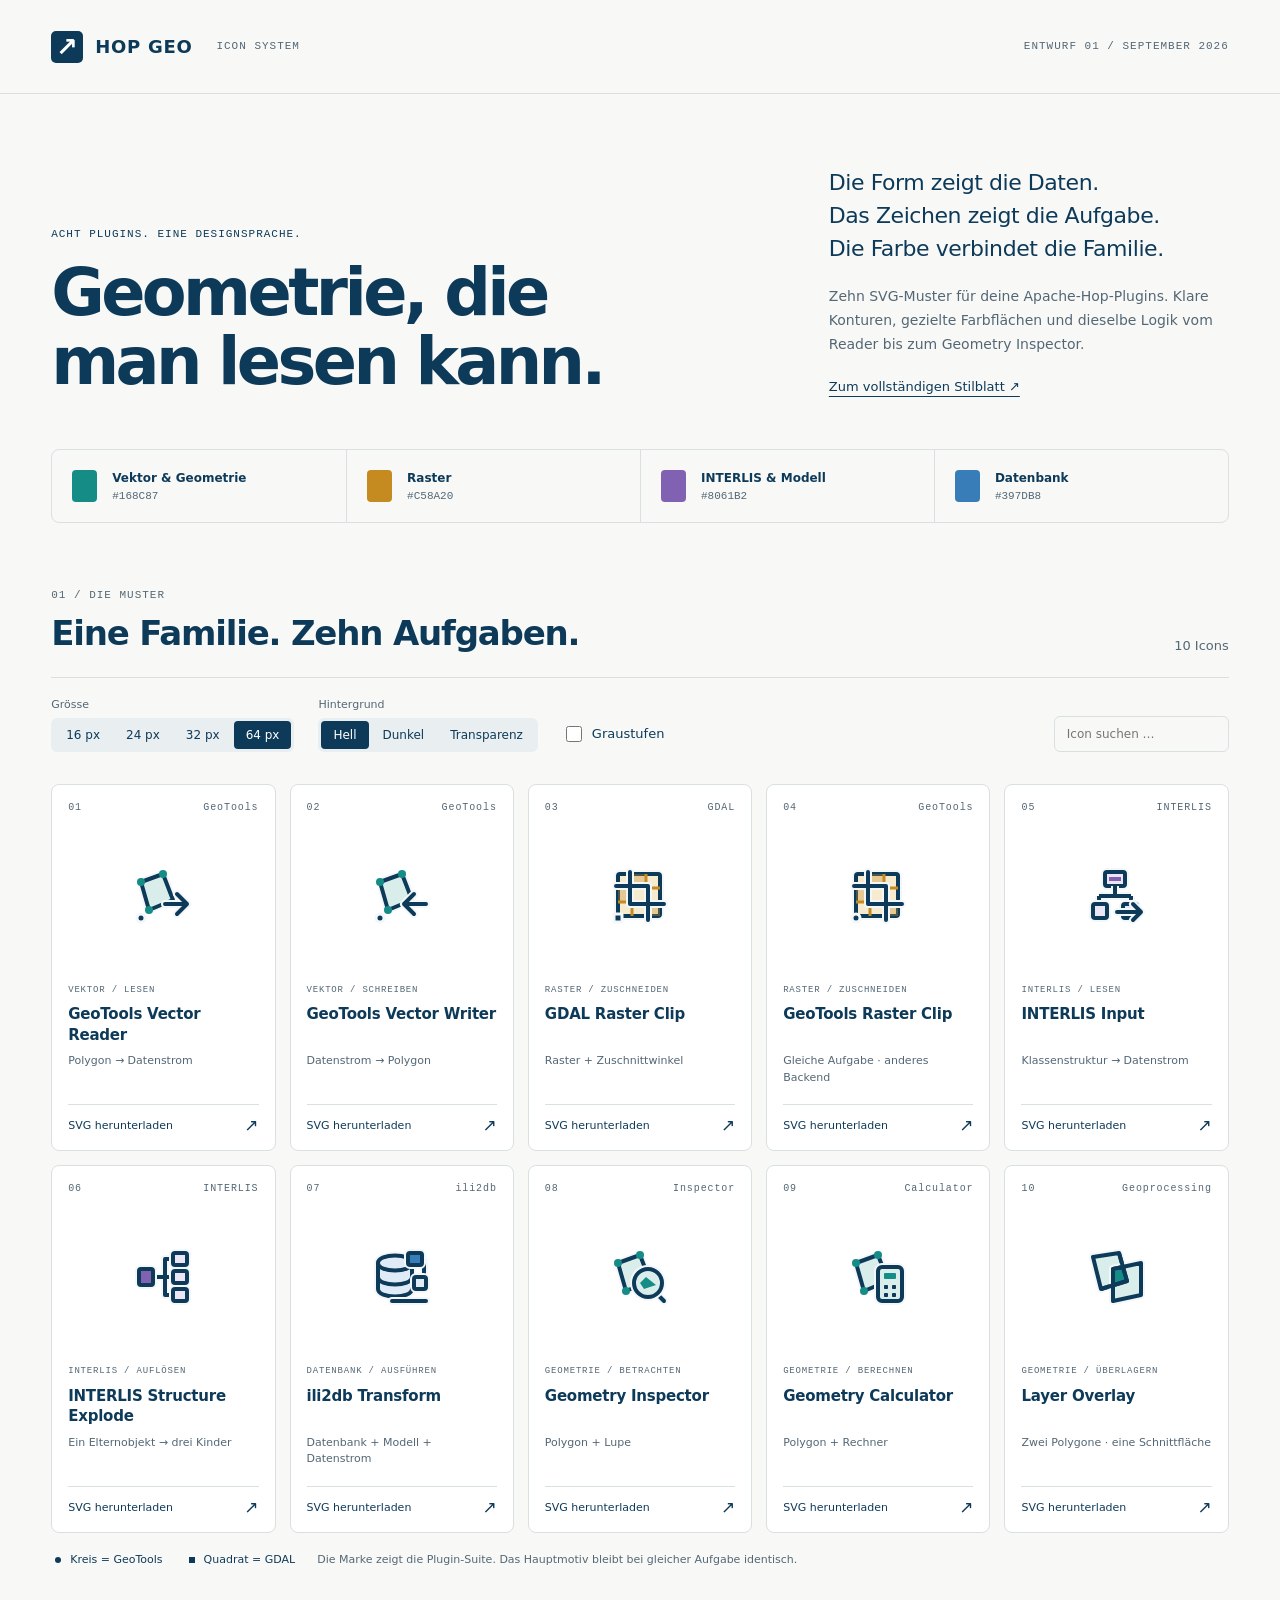
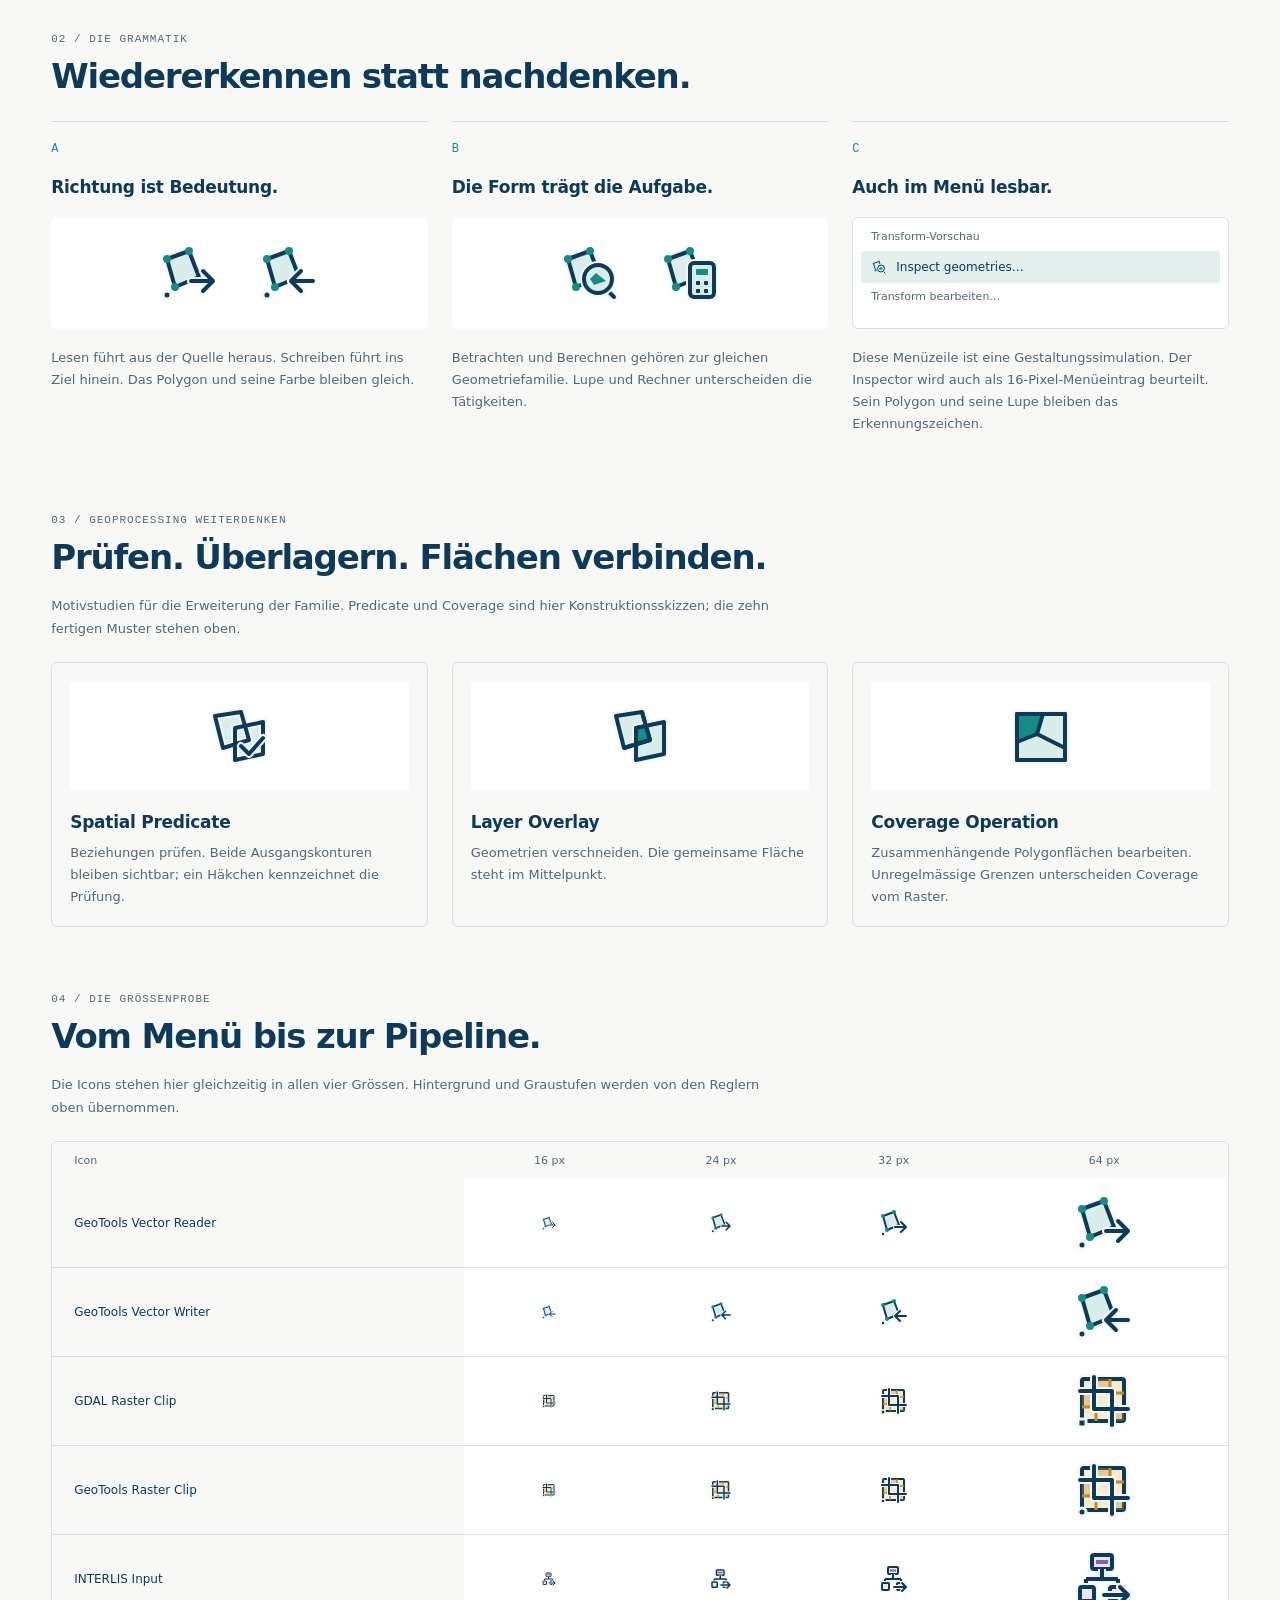
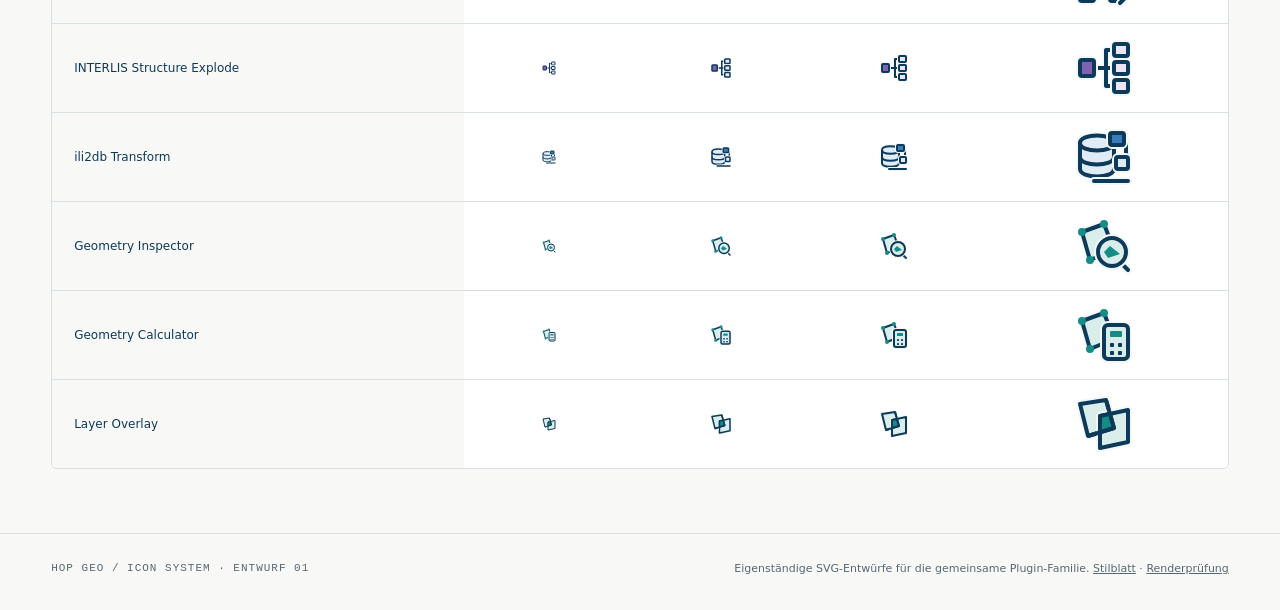
<file: docs/icon-design/index.html>
<!doctype html>
<html lang="de">
<head>
  <meta charset="utf-8">
  <meta name="viewport" content="width=device-width, initial-scale=1">
  <meta name="color-scheme" content="light">
  <title>Hop Geo · Icon-Stilblatt</title>
  <link rel="stylesheet" href="preview.css">
  <script src="preview.js" defer></script>
</head>
<body>
  <a class="skip-link" href="#gallery">Zur Icon-Auswahl</a>
  <header class="masthead"><a class="wordmark" href="#top"><span class="mark" aria-hidden="true">↗</span> HOP GEO <span class="wordmark-sub">ICON SYSTEM</span></a><span class="edition">ENTWURF 01 / SEPTEMBER 2026</span></header>
  <main id="top">
    <section class="intro">
      <div><p class="eyebrow">ACHT PLUGINS. EINE DESIGNSPRACHE.</p><h1>Geometrie, die<br>man lesen kann.</h1></div>
      <div class="intro-copy"><p>Die Form zeigt die Daten.<br>Das Zeichen zeigt die Aufgabe.<br>Die Farbe verbindet die Familie.</p><p class="muted">Zehn SVG-Muster für deine Apache-Hop-Plugins. Klare Konturen, gezielte Farbflächen und dieselbe Logik vom Reader bis zum Geometry Inspector.</p><a class="text-link" href="README.md">Zum vollständigen Stilblatt <span aria-hidden="true">↗</span></a></div>
    </section>
    <section class="palette" aria-label="Fachliche Farbpalette">
      <div><span class="swatch" style="--swatch:#168C87"></span><strong>Vektor &amp; Geometrie</strong><code>#168C87</code></div>
      <div><span class="swatch" style="--swatch:#C58A20"></span><strong>Raster</strong><code>#C58A20</code></div>
      <div><span class="swatch" style="--swatch:#8061B2"></span><strong>INTERLIS &amp; Modell</strong><code>#8061B2</code></div>
      <div><span class="swatch" style="--swatch:#397DB8"></span><strong>Datenbank</strong><code>#397DB8</code></div>
    </section>
    <section id="gallery" aria-labelledby="gallery-heading">
      <div class="section-heading"><div><p class="eyebrow">01 / DIE MUSTER</p><h2 id="gallery-heading">Eine Familie. Zehn Aufgaben.</h2></div><span id="result-count" class="muted" role="status" aria-live="polite">10 Icons</span></div>
      <div class="controls">
        <fieldset><legend>Grösse</legend><div class="segmented"><label><input type="radio" name="size" value="16"><span>16 px</span></label><label><input type="radio" name="size" value="24"><span>24 px</span></label><label><input type="radio" name="size" value="32"><span>32 px</span></label><label><input type="radio" name="size" value="64" checked><span>64 px</span></label></div></fieldset>
        <fieldset><legend>Hintergrund</legend><div class="segmented"><label><input type="radio" name="surface" value="light" checked><span>Hell</span></label><label><input type="radio" name="surface" value="dark"><span>Dunkel</span></label><label><input type="radio" name="surface" value="checker"><span>Transparenz</span></label></div></fieldset>
        <label class="gray-control"><input id="grayscale" type="checkbox"> Graustufen</label>
        <label class="search-control"><span class="sr-only">Icons suchen</span><input id="search" type="search" placeholder="Icon suchen …"></label>
      </div>
      <div class="gallery" id="icon-grid">
      <article class="icon-card" data-family="Vektor" data-search="GeoTools Vector Reader Vektor GeoTools Lesen Polygon → Datenstrom gt">
        <div class="card-top"><span>01</span><span>GeoTools</span></div>
        <div class="icon-stage"><img class="sample" src="icons/geotools-vector-reader.svg" alt="Vektorquelle lesen: Polygon mit ausgehendem Pfeil; Kreis für GeoTools." width="64" height="64"></div>
        <div class="card-body"><p class="family">Vektor / Lesen</p><h3>GeoTools Vector Reader</h3><p class="meaning">Polygon → Datenstrom</p>
        <a class="download" href="icons/geotools-vector-reader.svg" download="geotools-vector-reader.svg" aria-label="GeoTools Vector Reader als SVG herunterladen">SVG herunterladen <span aria-hidden="true">↗</span></a></div>
      </article>
      <article class="icon-card" data-family="Vektor" data-search="GeoTools Vector Writer Vektor GeoTools Schreiben Datenstrom → Polygon gt">
        <div class="card-top"><span>02</span><span>GeoTools</span></div>
        <div class="icon-stage"><img class="sample" src="icons/geotools-vector-writer.svg" alt="Vektorziel schreiben: Polygon mit eingehendem Pfeil; Kreis für GeoTools." width="64" height="64"></div>
        <div class="card-body"><p class="family">Vektor / Schreiben</p><h3>GeoTools Vector Writer</h3><p class="meaning">Datenstrom → Polygon</p>
        <a class="download" href="icons/geotools-vector-writer.svg" download="geotools-vector-writer.svg" aria-label="GeoTools Vector Writer als SVG herunterladen">SVG herunterladen <span aria-hidden="true">↗</span></a></div>
      </article>
      <article class="icon-card" data-family="Raster" data-search="GDAL Raster Clip Raster GDAL Zuschneiden Raster + Zuschnittwinkel gdal">
        <div class="card-top"><span>03</span><span>GDAL</span></div>
        <div class="icon-stage"><img class="sample" src="icons/gdal-raster-clip.svg" alt="Raster mit Zuschnittwinkeln; Quadrat für GDAL." width="64" height="64"></div>
        <div class="card-body"><p class="family">Raster / Zuschneiden</p><h3>GDAL Raster Clip</h3><p class="meaning">Raster + Zuschnittwinkel</p>
        <a class="download" href="icons/gdal-raster-clip.svg" download="gdal-raster-clip.svg" aria-label="GDAL Raster Clip als SVG herunterladen">SVG herunterladen <span aria-hidden="true">↗</span></a></div>
      </article>
      <article class="icon-card" data-family="Raster" data-search="GeoTools Raster Clip Raster GeoTools Zuschneiden Gleiche Aufgabe · anderes Backend gt">
        <div class="card-top"><span>04</span><span>GeoTools</span></div>
        <div class="icon-stage"><img class="sample" src="icons/geotools-raster-clip.svg" alt="Raster mit Zuschnittwinkeln; Kreis für GeoTools." width="64" height="64"></div>
        <div class="card-body"><p class="family">Raster / Zuschneiden</p><h3>GeoTools Raster Clip</h3><p class="meaning">Gleiche Aufgabe · anderes Backend</p>
        <a class="download" href="icons/geotools-raster-clip.svg" download="geotools-raster-clip.svg" aria-label="GeoTools Raster Clip als SVG herunterladen">SVG herunterladen <span aria-hidden="true">↗</span></a></div>
      </article>
      <article class="icon-card" data-family="INTERLIS" data-search="INTERLIS Input INTERLIS INTERLIS Lesen Klassenstruktur → Datenstrom ">
        <div class="card-top"><span>05</span><span>INTERLIS</span></div>
        <div class="icon-stage"><img class="sample" src="icons/interlis-input.svg" alt="Strukturierte Klasse mit ausgehendem Pfeil in den Datenstrom." width="64" height="64"></div>
        <div class="card-body"><p class="family">INTERLIS / Lesen</p><h3>INTERLIS Input</h3><p class="meaning">Klassenstruktur → Datenstrom</p>
        <a class="download" href="icons/interlis-input.svg" download="interlis-input.svg" aria-label="INTERLIS Input als SVG herunterladen">SVG herunterladen <span aria-hidden="true">↗</span></a></div>
      </article>
      <article class="icon-card" data-family="INTERLIS" data-search="INTERLIS Structure Explode INTERLIS INTERLIS Auflösen Ein Elternobjekt → drei Kinder ">
        <div class="card-top"><span>06</span><span>INTERLIS</span></div>
        <div class="icon-stage"><img class="sample" src="icons/interlis-structure-explode.svg" alt="Ein Strukturknoten verzweigt in drei Kindobjekte." width="64" height="64"></div>
        <div class="card-body"><p class="family">INTERLIS / Auflösen</p><h3>INTERLIS Structure Explode</h3><p class="meaning">Ein Elternobjekt → drei Kinder</p>
        <a class="download" href="icons/interlis-structure-explode.svg" download="interlis-structure-explode.svg" aria-label="INTERLIS Structure Explode als SVG herunterladen">SVG herunterladen <span aria-hidden="true">↗</span></a></div>
      </article>
      <article class="icon-card" data-family="Datenbank" data-search="ili2db Transform Datenbank ili2db Ausführen Datenbank + Modell + Datenstrom ">
        <div class="card-top"><span>07</span><span>ili2db</span></div>
        <div class="icon-stage"><img class="sample" src="icons/ili2db-transform.svg" alt="Datenbank und Modellstruktur mit einer Datenstromlinie für den Pipeline-Transform." width="64" height="64"></div>
        <div class="card-body"><p class="family">Datenbank / Ausführen</p><h3>ili2db Transform</h3><p class="meaning">Datenbank + Modell + Datenstrom</p>
        <a class="download" href="icons/ili2db-transform.svg" download="ili2db-transform.svg" aria-label="ili2db Transform als SVG herunterladen">SVG herunterladen <span aria-hidden="true">↗</span></a></div>
      </article>
      <article class="icon-card" data-family="Geometrie" data-search="Geometry Inspector Geometrie Inspector Betrachten Polygon + Lupe ">
        <div class="card-top"><span>08</span><span>Inspector</span></div>
        <div class="icon-stage"><img class="sample" src="icons/geometry-inspector.svg" alt="Polygon unter einer Lupe für visuelle Geometrieinspektion." width="64" height="64"></div>
        <div class="card-body"><p class="family">Geometrie / Betrachten</p><h3>Geometry Inspector</h3><p class="meaning">Polygon + Lupe</p>
        <a class="download" href="icons/geometry-inspector.svg" download="geometry-inspector.svg" aria-label="Geometry Inspector als SVG herunterladen">SVG herunterladen <span aria-hidden="true">↗</span></a></div>
      </article>
      <article class="icon-card" data-family="Geometrie" data-search="Geometry Calculator Geometrie Calculator Berechnen Polygon + Rechner ">
        <div class="card-top"><span>09</span><span>Calculator</span></div>
        <div class="icon-stage"><img class="sample" src="icons/geometry-calculator.svg" alt="Polygon mit Rechner für geometrische Messwerte, Eigenschaften und Prüfungen." width="64" height="64"></div>
        <div class="card-body"><p class="family">Geometrie / Berechnen</p><h3>Geometry Calculator</h3><p class="meaning">Polygon + Rechner</p>
        <a class="download" href="icons/geometry-calculator.svg" download="geometry-calculator.svg" aria-label="Geometry Calculator als SVG herunterladen">SVG herunterladen <span aria-hidden="true">↗</span></a></div>
      </article>
      <article class="icon-card" data-family="Geometrie" data-search="Layer Overlay Geometrie Geoprocessing Überlagern Zwei Polygone · eine Schnittfläche ">
        <div class="card-top"><span>10</span><span>Geoprocessing</span></div>
        <div class="icon-stage"><img class="sample" src="icons/layer-overlay.svg" alt="Zwei überlagerte Polygonflächen mit hervorgehobener Schnittfläche." width="64" height="64"></div>
        <div class="card-body"><p class="family">Geometrie / Überlagern</p><h3>Layer Overlay</h3><p class="meaning">Zwei Polygone · eine Schnittfläche</p>
        <a class="download" href="icons/layer-overlay.svg" download="layer-overlay.svg" aria-label="Layer Overlay als SVG herunterladen">SVG herunterladen <span aria-hidden="true">↗</span></a></div>
      </article>
      </div>
      <p id="empty-state" hidden>Keine passenden Icons. Versuche „Raster“, „Lesen“ oder „Inspector“.</p>
      <div class="origin-note"><span><svg width="14" height="14" viewBox="0 0 14 14" aria-hidden="true"><circle cx="7" cy="7" r="3" fill="#0E3A5A"/></svg> Kreis = GeoTools</span><span><svg width="14" height="14" viewBox="0 0 14 14" aria-hidden="true"><rect x="4" y="4" width="6" height="6" fill="#0E3A5A"/></svg> Quadrat = GDAL</span><p>Die Marke zeigt die Plugin-Suite. Das Hauptmotiv bleibt bei gleicher Aufgabe identisch.</p></div>
      <noscript><p>Alle SVGs und Grössenvergleiche funktionieren ohne JavaScript. Für die Ansichtsregler bitte JavaScript aktivieren.</p></noscript>
    </section>
    <section class="grammar" aria-labelledby="grammar-heading">
      <div class="section-heading"><div><p class="eyebrow">02 / DIE GRAMMATIK</p><h2 id="grammar-heading">Wiedererkennen statt nachdenken.</h2></div></div>
      <div class="grammar-grid">
        <article><span class="rule-number">A</span><h3>Richtung ist Bedeutung.</h3><div class="pair icon-stage"><img class="sample" src="icons/geotools-vector-reader.svg" width="64" height="64" alt="Reader: Pfeil aus der Quelle"><img class="sample" src="icons/geotools-vector-writer.svg" width="64" height="64" alt="Writer: Pfeil ins Ziel"></div><p>Lesen führt aus der Quelle heraus. Schreiben führt ins Ziel hinein. Das Polygon und seine Farbe bleiben gleich.</p></article>
        <article><span class="rule-number">B</span><h3>Die Form trägt die Aufgabe.</h3><div class="pair icon-stage"><img class="sample" src="icons/geometry-inspector.svg" width="64" height="64" alt="Inspector mit Lupe"><img class="sample" src="icons/geometry-calculator.svg" width="64" height="64" alt="Calculator mit Rechner"></div><p>Betrachten und Berechnen gehören zur gleichen Geometriefamilie. Lupe und Rechner unterscheiden die Tätigkeiten.</p></article>
        <article><span class="rule-number">C</span><h3>Auch im Menü lesbar.</h3><div class="menu-example"><p>Transform-Vorschau</p><div class="menu-active"><img class="sample" src="icons/geometry-inspector.svg" width="16" height="16" alt="">Inspect geometries…</div><p>Transform bearbeiten…</p></div><p>Diese Menüzeile ist eine Gestaltungssimulation. Der Inspector wird auch als 16-Pixel-Menüeintrag beurteilt. Sein Polygon und seine Lupe bleiben das Erkennungszeichen.</p></article>
      </div>
    </section>
    <section aria-labelledby="studies-heading">
      <div class="section-heading"><div><p class="eyebrow">03 / GEOPROCESSING WEITERDENKEN</p><h2 id="studies-heading">Prüfen. Überlagern. Flächen verbinden.</h2></div></div>
      <p class="section-description">Motivstudien für die Erweiterung der Familie. Predicate und Coverage sind hier Konstruktionsskizzen; die zehn fertigen Muster stehen oben.</p>
      <div class="studies">
        <article><div class="icon-stage"><svg class="sample" width="64" height="64" viewBox="0 0 32 32" role="img" aria-label="Spatial Predicate: zwei erhaltene Geometriekonturen mit Prüfzeichen"><path d="M4 6 17 4 21 18 8 22Z M14 12 28 9 28 25 14 28Z" fill="#D9EEEB" stroke="#F3F7FA" stroke-width="4" stroke-linejoin="round"/><path d="M4 6 17 4 21 18 8 22Z M14 12 28 9 28 25 14 28Z" fill="none" stroke="#0E3A5A" stroke-width="2" stroke-linejoin="round"/><path d="m17 21 4 4 7-8" fill="none" stroke="#F3F7FA" stroke-width="4" stroke-linecap="round" stroke-linejoin="round"/><path d="m17 21 4 4 7-8" fill="none" stroke="#0E3A5A" stroke-width="2" stroke-linecap="round" stroke-linejoin="round"/></svg></div><h3>Spatial Predicate</h3><p>Beziehungen prüfen. Beide Ausgangskonturen bleiben sichtbar; ein Häkchen kennzeichnet die Prüfung.</p></article>
        <article><div class="icon-stage"><img class="sample" src="icons/layer-overlay.svg" width="64" height="64" alt="Layer Overlay mit farbiger Schnittfläche"></div><h3>Layer Overlay</h3><p>Geometrien verschneiden. Die gemeinsame Fläche steht im Mittelpunkt.</p></article>
        <article><div class="icon-stage"><svg class="sample" width="64" height="64" viewBox="0 0 32 32" role="img" aria-label="Coverage Operation: drei unregelmässige, lückenlos aneinandergrenzende Polygone"><path d="M4 5h24v23H4Z" fill="#D9EEEB" stroke="#F3F7FA" stroke-width="4" stroke-linejoin="round"/><path d="M4 5h24v23H4Z" fill="#D9EEEB" stroke="#0E3A5A" stroke-width="2" stroke-linejoin="round"/><path d="M4 5h13l-3 10-10 4Z" fill="#168C87"/><path d="m17 5-3 10 14 7M14 15 4 19" fill="none" stroke="#0E3A5A" stroke-width="2" stroke-linejoin="round"/><path d="M4 5h24v23H4Z" fill="none" stroke="#0E3A5A" stroke-width="2" stroke-linejoin="round"/></svg></div><h3>Coverage Operation</h3><p>Zusammenhängende Polygonflächen bearbeiten. Unregelmässige Grenzen unterscheiden Coverage vom Raster.</p></article>
      </div>
    </section>
    <section aria-labelledby="sizes-heading">
      <div class="section-heading"><div><p class="eyebrow">04 / DIE GRÖSSENPROBE</p><h2 id="sizes-heading">Vom Menü bis zur Pipeline.</h2></div></div>
      <p class="section-description">Die Icons stehen hier gleichzeitig in allen vier Grössen. Hintergrund und Graustufen werden von den Reglern oben übernommen.</p>
      <div class="size-table-wrap" tabindex="0" role="region" aria-label="Vergleich aller Icon-Grössen"><table class="size-table"><thead><tr><th scope="col">Icon</th><th scope="col">16 px</th><th scope="col">24 px</th><th scope="col">32 px</th><th scope="col">64 px</th></tr></thead><tbody>
<tr><th scope="row">GeoTools Vector Reader</th><td><img class="sample" src="icons/geotools-vector-reader.svg" width="16" height="16" alt="GeoTools Vector Reader, 16 Pixel"></td><td><img class="sample" src="icons/geotools-vector-reader.svg" width="24" height="24" alt="GeoTools Vector Reader, 24 Pixel"></td><td><img class="sample" src="icons/geotools-vector-reader.svg" width="32" height="32" alt="GeoTools Vector Reader, 32 Pixel"></td><td><img class="sample" src="icons/geotools-vector-reader.svg" width="64" height="64" alt="GeoTools Vector Reader, 64 Pixel"></td></tr>
<tr><th scope="row">GeoTools Vector Writer</th><td><img class="sample" src="icons/geotools-vector-writer.svg" width="16" height="16" alt="GeoTools Vector Writer, 16 Pixel"></td><td><img class="sample" src="icons/geotools-vector-writer.svg" width="24" height="24" alt="GeoTools Vector Writer, 24 Pixel"></td><td><img class="sample" src="icons/geotools-vector-writer.svg" width="32" height="32" alt="GeoTools Vector Writer, 32 Pixel"></td><td><img class="sample" src="icons/geotools-vector-writer.svg" width="64" height="64" alt="GeoTools Vector Writer, 64 Pixel"></td></tr>
<tr><th scope="row">GDAL Raster Clip</th><td><img class="sample" src="icons/gdal-raster-clip.svg" width="16" height="16" alt="GDAL Raster Clip, 16 Pixel"></td><td><img class="sample" src="icons/gdal-raster-clip.svg" width="24" height="24" alt="GDAL Raster Clip, 24 Pixel"></td><td><img class="sample" src="icons/gdal-raster-clip.svg" width="32" height="32" alt="GDAL Raster Clip, 32 Pixel"></td><td><img class="sample" src="icons/gdal-raster-clip.svg" width="64" height="64" alt="GDAL Raster Clip, 64 Pixel"></td></tr>
<tr><th scope="row">GeoTools Raster Clip</th><td><img class="sample" src="icons/geotools-raster-clip.svg" width="16" height="16" alt="GeoTools Raster Clip, 16 Pixel"></td><td><img class="sample" src="icons/geotools-raster-clip.svg" width="24" height="24" alt="GeoTools Raster Clip, 24 Pixel"></td><td><img class="sample" src="icons/geotools-raster-clip.svg" width="32" height="32" alt="GeoTools Raster Clip, 32 Pixel"></td><td><img class="sample" src="icons/geotools-raster-clip.svg" width="64" height="64" alt="GeoTools Raster Clip, 64 Pixel"></td></tr>
<tr><th scope="row">INTERLIS Input</th><td><img class="sample" src="icons/interlis-input.svg" width="16" height="16" alt="INTERLIS Input, 16 Pixel"></td><td><img class="sample" src="icons/interlis-input.svg" width="24" height="24" alt="INTERLIS Input, 24 Pixel"></td><td><img class="sample" src="icons/interlis-input.svg" width="32" height="32" alt="INTERLIS Input, 32 Pixel"></td><td><img class="sample" src="icons/interlis-input.svg" width="64" height="64" alt="INTERLIS Input, 64 Pixel"></td></tr>
<tr><th scope="row">INTERLIS Structure Explode</th><td><img class="sample" src="icons/interlis-structure-explode.svg" width="16" height="16" alt="INTERLIS Structure Explode, 16 Pixel"></td><td><img class="sample" src="icons/interlis-structure-explode.svg" width="24" height="24" alt="INTERLIS Structure Explode, 24 Pixel"></td><td><img class="sample" src="icons/interlis-structure-explode.svg" width="32" height="32" alt="INTERLIS Structure Explode, 32 Pixel"></td><td><img class="sample" src="icons/interlis-structure-explode.svg" width="64" height="64" alt="INTERLIS Structure Explode, 64 Pixel"></td></tr>
<tr><th scope="row">ili2db Transform</th><td><img class="sample" src="icons/ili2db-transform.svg" width="16" height="16" alt="ili2db Transform, 16 Pixel"></td><td><img class="sample" src="icons/ili2db-transform.svg" width="24" height="24" alt="ili2db Transform, 24 Pixel"></td><td><img class="sample" src="icons/ili2db-transform.svg" width="32" height="32" alt="ili2db Transform, 32 Pixel"></td><td><img class="sample" src="icons/ili2db-transform.svg" width="64" height="64" alt="ili2db Transform, 64 Pixel"></td></tr>
<tr><th scope="row">Geometry Inspector</th><td><img class="sample" src="icons/geometry-inspector.svg" width="16" height="16" alt="Geometry Inspector, 16 Pixel"></td><td><img class="sample" src="icons/geometry-inspector.svg" width="24" height="24" alt="Geometry Inspector, 24 Pixel"></td><td><img class="sample" src="icons/geometry-inspector.svg" width="32" height="32" alt="Geometry Inspector, 32 Pixel"></td><td><img class="sample" src="icons/geometry-inspector.svg" width="64" height="64" alt="Geometry Inspector, 64 Pixel"></td></tr>
<tr><th scope="row">Geometry Calculator</th><td><img class="sample" src="icons/geometry-calculator.svg" width="16" height="16" alt="Geometry Calculator, 16 Pixel"></td><td><img class="sample" src="icons/geometry-calculator.svg" width="24" height="24" alt="Geometry Calculator, 24 Pixel"></td><td><img class="sample" src="icons/geometry-calculator.svg" width="32" height="32" alt="Geometry Calculator, 32 Pixel"></td><td><img class="sample" src="icons/geometry-calculator.svg" width="64" height="64" alt="Geometry Calculator, 64 Pixel"></td></tr>
<tr><th scope="row">Layer Overlay</th><td><img class="sample" src="icons/layer-overlay.svg" width="16" height="16" alt="Layer Overlay, 16 Pixel"></td><td><img class="sample" src="icons/layer-overlay.svg" width="24" height="24" alt="Layer Overlay, 24 Pixel"></td><td><img class="sample" src="icons/layer-overlay.svg" width="32" height="32" alt="Layer Overlay, 32 Pixel"></td><td><img class="sample" src="icons/layer-overlay.svg" width="64" height="64" alt="Layer Overlay, 64 Pixel"></td></tr>
      </tbody></table></div>
    </section>
  </main>
  <footer><span>HOP GEO / ICON SYSTEM · ENTWURF 01</span><p>Eigenständige SVG-Entwürfe für die gemeinsame Plugin-Familie. <a href="README.md">Stilblatt</a> · <a href="validation/README.md">Renderprüfung</a></p></footer>
</body>
</html>
</file>
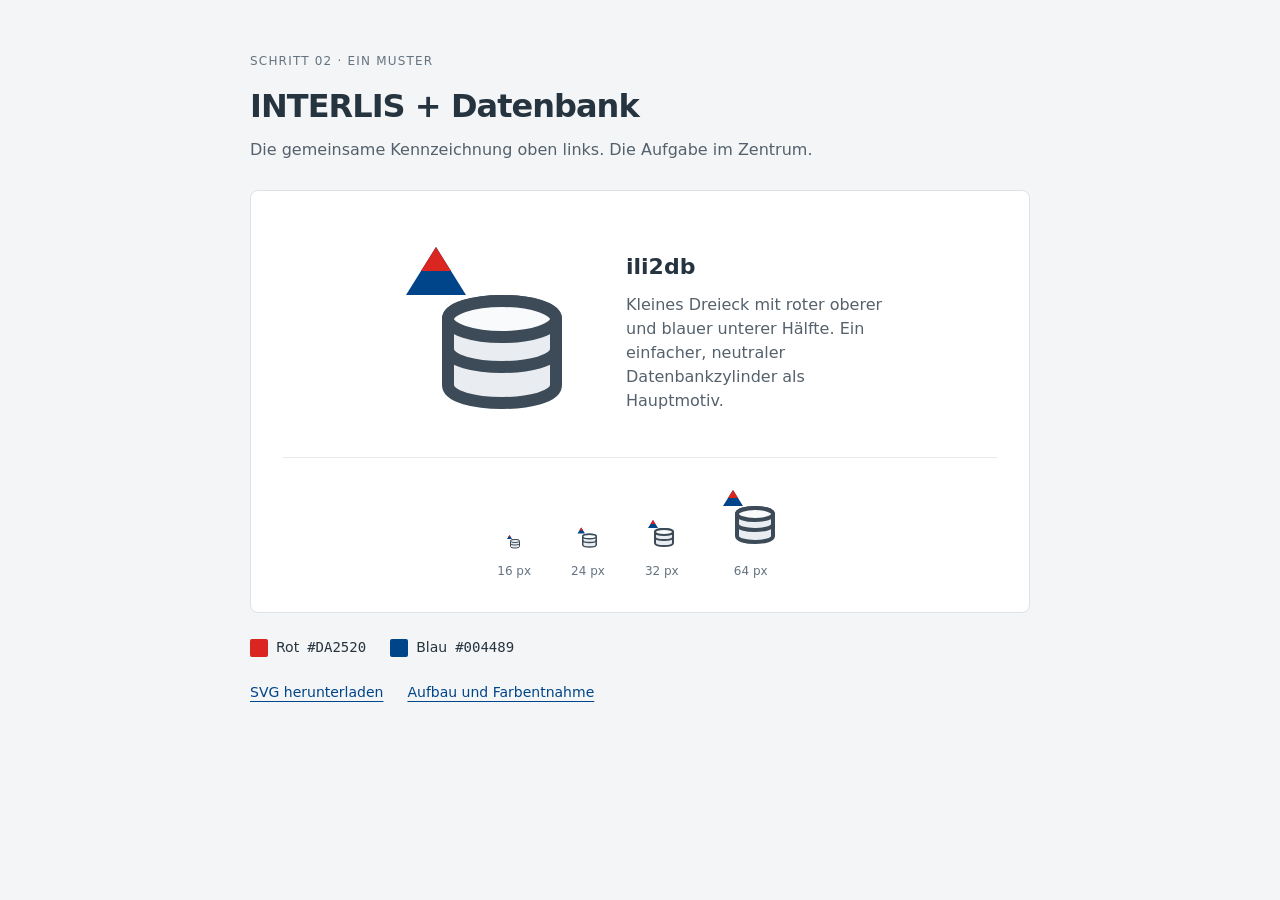
<file: docs/icon-design/iterations/02-interlis/index.html>
<!doctype html>
<html lang="de">
<head>
  <meta charset="utf-8">
  <meta name="viewport" content="width=device-width, initial-scale=1">
  <title>INTERLIS · ili2db · Schritt 02</title>
  <style>
    * { box-sizing:border-box; }
    body { margin:0; padding:40px 24px; background:#f3f5f6; color:#263440; font:16px/1.5 system-ui,sans-serif; }
    main { max-width:780px; margin:auto; }
    .eyebrow { color:#647381; font-size:12px; letter-spacing:.1em; text-transform:uppercase; }
    h1 { margin:8px 0; font-size:32px; letter-spacing:-.03em; }
    .intro { margin:0 0 28px; color:#54616c; }
    .example { padding:32px; background:white; border:1px solid #dce2e6; border-radius:8px; }
    .large { display:flex; justify-content:center; align-items:center; gap:40px; padding:12px 0 30px; border-bottom:1px solid #e5eaed; }
    .large h2 { margin:0 0 10px; font-size:22px; }
    .large p { margin:0; color:#54616c; max-width:260px; }
    .sizes { display:flex; align-items:end; justify-content:center; gap:40px; padding-top:28px; }
    figure { display:flex; flex-direction:column; align-items:center; justify-content:end; margin:0; gap:12px; }
    figcaption { font-size:12px; color:#647381; white-space:nowrap; }
    .colors { display:flex; gap:24px; margin:24px 0; font-size:14px; flex-wrap:wrap; }
    .colors span { display:flex; gap:8px; align-items:center; }
    i { display:inline-block; width:18px; height:18px; border-radius:2px; }
    a { color:#004489; text-underline-offset:4px; }
    .links { display:flex; gap:24px; flex-wrap:wrap; font-size:14px; }
    @media(max-width:560px) { body { padding:24px 16px; } .large { flex-direction:column; gap:16px; text-align:center; } .sizes { gap:20px; } .example { padding:24px 16px; } }
  </style>
</head>
<body><main>
  <p class="eyebrow">Schritt 02 · Ein Muster</p>
  <h1>INTERLIS + Datenbank</h1>
  <p class="intro">Die gemeinsame Kennzeichnung oben links. Die Aufgabe im Zentrum.</p>
  <section class="example" aria-label="ili2db-Entwurf">
    <div class="large"><img src="ili2db.svg" width="192" height="192" alt="ili2db: rot-blaues Dreieck oben links, grauer Datenbankzylinder im Zentrum"><div><h2>ili2db</h2><p>Kleines Dreieck mit roter oberer und blauer unterer Hälfte. Ein einfacher, neutraler Datenbankzylinder als Hauptmotiv.</p></div></div>
    <div class="sizes">
      <figure><img src="ili2db.svg" width="16" height="16" alt="ili2db bei 16 Pixeln"><figcaption>16 px</figcaption></figure>
      <figure><img src="ili2db.svg" width="24" height="24" alt="ili2db bei 24 Pixeln"><figcaption>24 px</figcaption></figure>
      <figure><img src="ili2db.svg" width="32" height="32" alt="ili2db bei 32 Pixeln"><figcaption>32 px</figcaption></figure>
      <figure><img src="ili2db.svg" width="64" height="64" alt="ili2db bei 64 Pixeln"><figcaption>64 px</figcaption></figure>
    </div>
  </section>
  <div class="colors"><span><i style="background:#DA2520"></i> Rot <code>#DA2520</code></span><span><i style="background:#004489"></i> Blau <code>#004489</code></span></div>
  <p class="links"><a href="ili2db.svg" download>SVG herunterladen</a><a href="README.md">Aufbau und Farbentnahme</a></p>
</main></body>
</html>
</file>
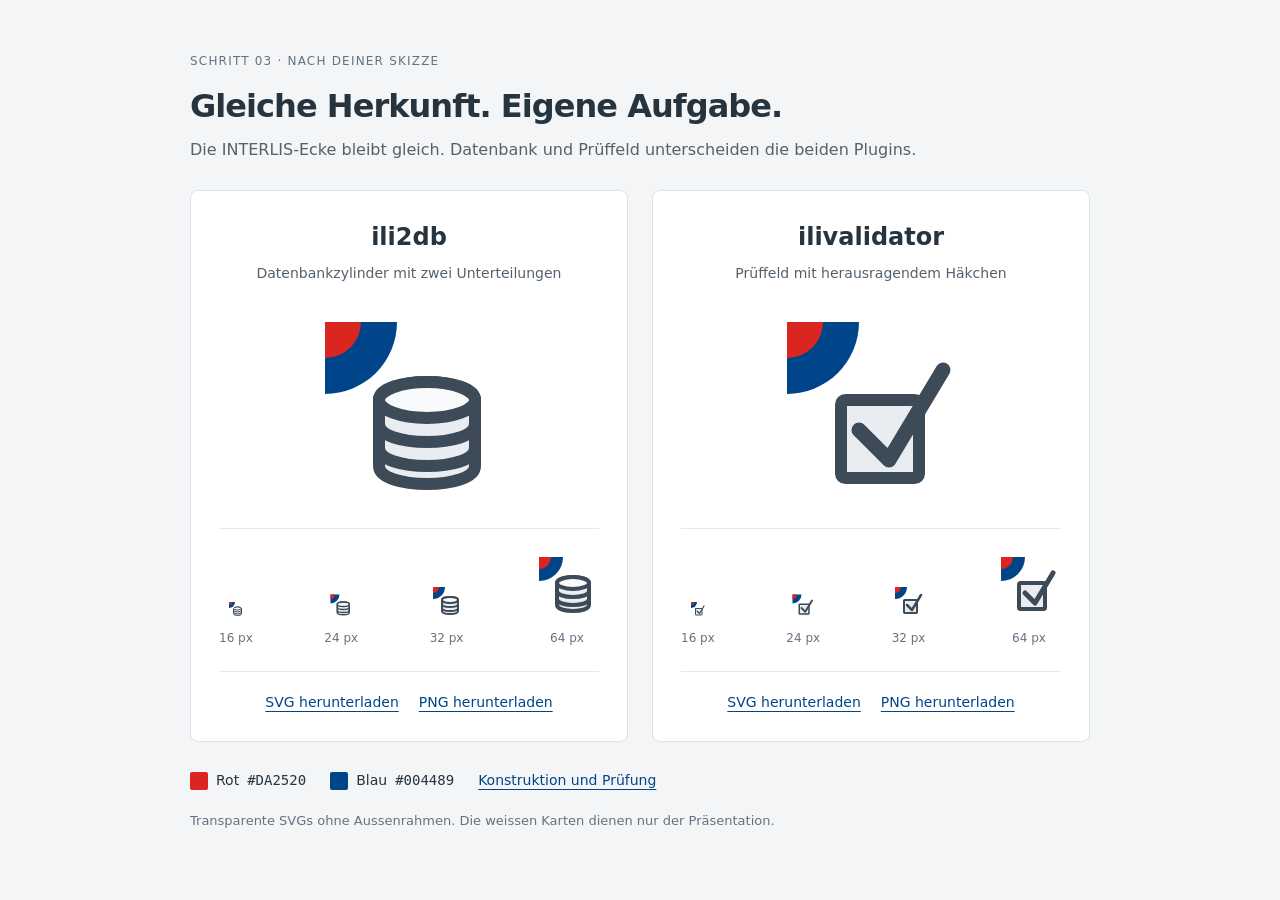
<file: docs/icon-design/iterations/03-interlis-corner/index.html>
<!doctype html>
<html lang="de">
<head>
  <meta charset="utf-8">
  <meta name="viewport" content="width=device-width, initial-scale=1">
  <title>INTERLIS · ili2db und ilivalidator · Schritt 03</title>
  <style>
    * { box-sizing:border-box; }
    body { margin:0; padding:40px 24px; background:#F3F5F6; color:#263440; font:16px/1.5 system-ui,sans-serif; }
    main { max-width:900px; margin:auto; }
    .eyebrow { color:#647381; font-size:12px; letter-spacing:.1em; text-transform:uppercase; }
    h1 { margin:8px 0; font-size:32px; letter-spacing:-.03em; }
    .intro { margin:0 0 28px; color:#54616C; }
    .grid { display:grid; grid-template-columns:1fr 1fr; gap:24px; }
    article { padding:28px; background:white; border:1px solid #DCE2E6; border-radius:8px; text-align:center; }
    h2 { margin:0 0 8px; font-size:24px; }
    article>p { margin:0; font-size:14px; color:#54616C; }
    .hero { width:192px; height:192px; margin:26px auto; display:block; }
    .sizes { display:flex; align-items:end; justify-content:space-between; gap:14px; padding:24px 0; border-top:1px solid #E5EAED; border-bottom:1px solid #E5EAED; }
    figure { display:flex; flex-direction:column; align-items:center; justify-content:end; margin:0; gap:12px; }
    figcaption { font-size:12px; color:#647381; white-space:nowrap; }
    a { color:#004489; text-underline-offset:4px; }
    a:focus-visible { outline:2px solid #004489; outline-offset:4px; }
    .downloads { display:flex; justify-content:center; gap:20px; margin-top:20px; font-size:14px; }
    .legend { display:flex; flex-wrap:wrap; gap:24px; align-items:center; margin-top:28px; font-size:14px; }
    .legend span { display:flex; gap:8px; align-items:center; }
    i { width:18px; height:18px; display:inline-block; border-radius:2px; }
    .note { font-size:13px; color:#647381; margin-top:20px; }
    @media(max-width:650px) { body { padding:24px 16px; } .grid { grid-template-columns:1fr; } article { padding:24px; } h1 { font-size:28px; } }
  </style>
</head>
<body><main>
  <p class="eyebrow">Schritt 03 · Nach deiner Skizze</p>
  <h1>Gleiche Herkunft. Eigene Aufgabe.</h1>
  <p class="intro">Die INTERLIS-Ecke bleibt gleich. Datenbank und Prüffeld unterscheiden die beiden Plugins.</p>
  <div class="grid">
    <article>
      <h2>ili2db</h2><p>Datenbankzylinder mit zwei Unterteilungen</p>
      <img class="hero" src="ili2db.svg" width="192" height="192" alt="ili2db: rot-blaue Viertelkreis-Markierung oben links, grauer Datenbankzylinder rechts darunter">
      <div class="sizes">
        <figure><img src="ili2db.svg" width="16" height="16" alt="ili2db bei 16 Pixeln"><figcaption>16 px</figcaption></figure>
        <figure><img src="ili2db.svg" width="24" height="24" alt="ili2db bei 24 Pixeln"><figcaption>24 px</figcaption></figure>
        <figure><img src="ili2db.svg" width="32" height="32" alt="ili2db bei 32 Pixeln"><figcaption>32 px</figcaption></figure>
        <figure><img src="ili2db.svg" width="64" height="64" alt="ili2db bei 64 Pixeln"><figcaption>64 px</figcaption></figure>
      </div>
      <div class="downloads"><a href="ili2db.svg" download>SVG herunterladen</a><a href="ili2db-preview.png" download>PNG herunterladen</a></div>
    </article>
    <article>
      <h2>ilivalidator</h2><p>Prüffeld mit herausragendem Häkchen</p>
      <img class="hero" src="ilivalidator.svg" width="192" height="192" alt="ilivalidator: gleiche rot-blaue Viertelkreis-Markierung, graues Prüffeld mit langem Häkchen rechts darunter">
      <div class="sizes">
        <figure><img src="ilivalidator.svg" width="16" height="16" alt="ilivalidator bei 16 Pixeln"><figcaption>16 px</figcaption></figure>
        <figure><img src="ilivalidator.svg" width="24" height="24" alt="ilivalidator bei 24 Pixeln"><figcaption>24 px</figcaption></figure>
        <figure><img src="ilivalidator.svg" width="32" height="32" alt="ilivalidator bei 32 Pixeln"><figcaption>32 px</figcaption></figure>
        <figure><img src="ilivalidator.svg" width="64" height="64" alt="ilivalidator bei 64 Pixeln"><figcaption>64 px</figcaption></figure>
      </div>
      <div class="downloads"><a href="ilivalidator.svg" download>SVG herunterladen</a><a href="ilivalidator-preview.png" download>PNG herunterladen</a></div>
    </article>
  </div>
  <div class="legend"><span><i style="background:#DA2520"></i> Rot <code>#DA2520</code></span><span><i style="background:#004489"></i> Blau <code>#004489</code></span><a href="README.md">Konstruktion und Prüfung</a></div>
  <p class="note">Transparente SVGs ohne Aussenrahmen. Die weissen Karten dienen nur der Präsentation.</p>
</main></body>
</html>
</file>
<file: docs/icon-design/preview.css>
:root { --ink:#0e3a5a; --muted:#546775; --paper:#f8f9f7; --line:#d8e0e2; --stage:#fff; --size:64px; font-family:Inter, "Avenir Next", system-ui, sans-serif; color:var(--ink); background:var(--paper); font-synthesis:none; }
* { box-sizing:border-box; }
html { scroll-behavior:smooth; }
body { margin:0; }
a { color:inherit; }
button, input { font:inherit; }
input { accent-color:var(--ink); }
button, a, input, [tabindex] { outline-offset:5px; }
a:focus-visible, input:focus-visible, [tabindex]:focus-visible { outline:2px solid #168c87; }
.sr-only, .skip-link:not(:focus) { position:absolute; width:1px; height:1px; padding:0; overflow:hidden; clip:rect(0,0,0,0); white-space:nowrap; }
.skip-link:focus { position:fixed; z-index:10; top:12px; left:12px; padding:12px; background:white; }
.masthead, main, footer { max-width:1440px; margin:auto; padding-left:clamp(20px,4vw,64px); padding-right:clamp(20px,4vw,64px); }
.masthead { min-height:94px; display:flex; align-items:center; justify-content:space-between; border-bottom:1px solid var(--line); gap:20px; }
.wordmark { font-size:18px; font-weight:800; text-decoration:none; letter-spacing:.04em; display:flex; align-items:center; gap:12px; }
.mark { background:var(--ink); color:white; width:32px; height:32px; display:grid; place-items:center; font-size:26px; border-radius:5px; }
.wordmark-sub, .edition, .eyebrow, .card-top, .family, footer>span { font:11px/1.5 ui-monospace, SFMono-Regular, Consolas, monospace; letter-spacing:.09em; }
.wordmark-sub { margin-left:12px; font-weight:400; color:var(--muted); }
.edition { color:var(--muted); text-align:right; }
.intro { display:grid; grid-template-columns:1.2fr 1fr; gap:60px; padding:72px 0 54px; align-items:end; }
.eyebrow { margin:0 0 16px; }
h1 { margin:0; font-size:clamp(42px,5.1vw,72px); line-height:1.05; font-weight:650; letter-spacing:-.055em; }
.intro-copy { max-width:400px; justify-self:end; }
.intro-copy>p:first-child { font-size:22px; line-height:1.5; margin:0 0 20px; letter-spacing:-.02em; }
.intro-copy .muted { margin:0 0 20px; font-size:14px; line-height:1.7; }
.muted { color:var(--muted); font-size:13px; }
.text-link { font-size:13px; text-underline-offset:5px; }
.palette { display:grid; grid-template-columns:repeat(4,1fr); border:1px solid var(--line); border-radius:8px; overflow:hidden; }
.palette>div { display:grid; grid-template-columns:28px 1fr; align-items:center; column-gap:12px; padding:20px; border-left:1px solid var(--line); }
.palette>div:first-child { border-left:0; }
.palette strong { font-size:12px; font-weight:650; }
.palette code { grid-column:2; font-size:11px; color:var(--muted); margin-top:4px; }
.swatch { grid-row:span 2; background:var(--swatch); width:25px; height:32px; border-radius:4px; }
section:not(.intro):not(.palette) { padding-top:64px; scroll-margin-top:20px; }
.section-heading { display:flex; justify-content:space-between; align-items:end; gap:20px; margin-bottom:24px; }
.section-heading .eyebrow { color:var(--muted); margin-bottom:10px; }
h2 { font-size:clamp(24px,3vw,34px); line-height:1.15; margin:0; font-weight:600; letter-spacing:-.035em; }
.controls { display:flex; flex-wrap:wrap; align-items:end; gap:18px 24px; padding:20px 0; border-top:1px solid var(--line); margin-bottom:12px; }
fieldset { border:0; margin:0; padding:0; }
legend { font-size:11px; color:var(--muted); padding:0; margin-bottom:7px; }
.segmented { display:flex; gap:2px; background:#e9eef0; border-radius:6px; padding:3px; }
.segmented label { position:relative; cursor:pointer; }
.segmented input { position:absolute; opacity:0; width:100%; height:100%; inset:0; margin:0; cursor:pointer; }
.segmented span { display:block; padding:7px 12px; font-size:12px; border-radius:4px; }
.segmented input:checked+span { background:var(--ink); color:#fff; }
.segmented input:focus-visible+span { outline:2px solid #168c87; outline-offset:3px; }
.gray-control { font-size:13px; display:flex; align-items:center; gap:7px; min-height:36px; }
.gray-control input { width:16px; height:16px; }
.search-control { margin-left:auto; }
.search-control input { width:175px; max-width:100%; border:1px solid var(--line); background:transparent; padding:10px 12px; color:var(--ink); border-radius:6px; font-size:12px; }
.gallery { display:grid; grid-template-columns:repeat(5,minmax(0,1fr)); gap:14px; }
.icon-card { background:#fff; border:1px solid var(--line); border-radius:8px; overflow:hidden; }
.icon-card[hidden] { display:none; }
.card-top { color:var(--muted); display:flex; justify-content:space-between; gap:8px; padding:15px 16px 0; font-size:10px; }
.icon-stage { background:var(--stage); display:flex; align-items:center; justify-content:center; }
.icon-card .icon-stage { height:142px; margin:10px 10px 0; border-radius:4px; }
.icon-card .sample { width:var(--size); height:var(--size); }
.sample { flex-shrink:0; }
body.grayscale .sample { filter:grayscale(1); }
.card-body { padding:17px 16px 16px; }
.family { font-size:9px; color:var(--muted); margin:0 0 7px; text-transform:uppercase; }
h3 { margin:0; font-size:15px; line-height:1.35; font-weight:650; letter-spacing:-.015em; }
.icon-card h3 { min-height:41px; }
.meaning { font-size:11px; color:var(--muted); line-height:1.5; margin:8px 0 18px; min-height:33px; }
.download { display:flex; align-items:center; justify-content:space-between; text-decoration:none; font-size:11px; border-top:1px solid var(--line); padding-top:12px; }
.download:hover { color:#168c87; }
.download span { font-size:17px; line-height:1; }
.origin-note { display:flex; flex-wrap:wrap; align-items:center; gap:12px 22px; font-size:11px; margin:20px 0 0; color:var(--muted); }
.origin-note>span { display:flex; gap:5px; align-items:center; color:var(--ink); }
.origin-note p { margin:0; }
.grammar-grid, .studies { display:grid; grid-template-columns:repeat(3,minmax(0,1fr)); gap:24px; }
.grammar-grid article { border-top:1px solid var(--line); padding-top:20px; }
.rule-number { font:12px ui-monospace,monospace; display:block; margin-bottom:20px; color:#168c87; }
.grammar-grid h3, .studies h3 { font-size:17px; }
.pair { height:112px; gap:36px; margin:18px 0; border-radius:6px; }
.grammar-grid p, .studies p, .section-description { font-size:13px; line-height:1.7; color:var(--muted); }
.menu-example { min-height:112px; margin:18px 0; border:1px solid var(--line); background:#fff; border-radius:6px; padding:8px; }
.menu-example p { margin:2px 10px; font-size:11px; }
.menu-active { display:flex; align-items:center; gap:9px; margin:5px 0; padding:8px 10px; background:#e3efec; border-radius:3px; font-size:12px; }
.section-description { margin:-6px 0 22px; max-width:740px; }
.studies article { border:1px solid var(--line); border-radius:6px; padding:18px; }
.studies .icon-stage { height:110px; margin-bottom:20px; border-radius:4px; }
.studies p { margin:8px 0 0; }
.size-table-wrap { overflow-x:auto; border:1px solid var(--line); border-radius:6px; }
.size-table { border-collapse:collapse; width:100%; min-width:600px; text-align:left; font-size:12px; }
.size-table th, .size-table td { padding:12px 22px; border-bottom:1px solid var(--line); }
.size-table thead th { font-size:11px; color:var(--muted); font-weight:500; }
.size-table tbody th { font-weight:500; width:35%; }
.size-table td { background:var(--stage); text-align:center; height:86px; }
.size-table thead th:not(:first-child) { text-align:center; }
.size-table td img { display:block; margin:auto; }
.size-table tr:last-child>* { border-bottom:0; }
body[data-surface="dark"] { --stage:#182832; }
body[data-surface="checker"] { --stage:repeating-conic-gradient(#e1e7e7 0% 25%, #fff 0% 50%) 0 0/16px 16px; }
footer { margin-top:64px; padding-top:26px; padding-bottom:32px; border-top:1px solid var(--line); display:flex; justify-content:space-between; gap:24px; align-items:start; color:var(--muted); }
footer p { margin:0; font-size:11px; line-height:1.7; text-align:right; }
@media(max-width:1150px) { .gallery { grid-template-columns:repeat(3,minmax(0,1fr)); } .search-control { margin-left:0; } .intro { gap:32px; } .palette>div { padding:16px 12px; } }
@media(max-width:760px) { .masthead { min-height:72px; } .wordmark-sub { display:none; } .edition { font-size:9px; } .intro { grid-template-columns:1fr; padding:44px 0 36px; } .intro-copy { justify-self:start; max-width:100%; } .intro-copy>p:first-child { font-size:20px; } .palette { grid-template-columns:repeat(2,1fr); } .palette>div:nth-child(3) { border-left:0; } .palette>div:nth-child(n+3) { border-top:1px solid var(--line); } .gallery { grid-template-columns:repeat(2,minmax(0,1fr)); gap:10px; } .grammar-grid, .studies { grid-template-columns:1fr; gap:20px; } section:not(.intro):not(.palette) { padding-top:42px; } .segmented span { padding:7px 10px; } .icon-card .icon-stage { height:115px; } .card-body { padding:12px; } .card-top { padding:12px 12px 0; } footer { flex-direction:column; } footer p { text-align:left; } }
@media(max-width:380px) { .gallery { grid-template-columns:1fr; } .palette strong { font-size:10px; } }
@media(prefers-reduced-motion:reduce) { html { scroll-behavior:auto; } }
</file>
